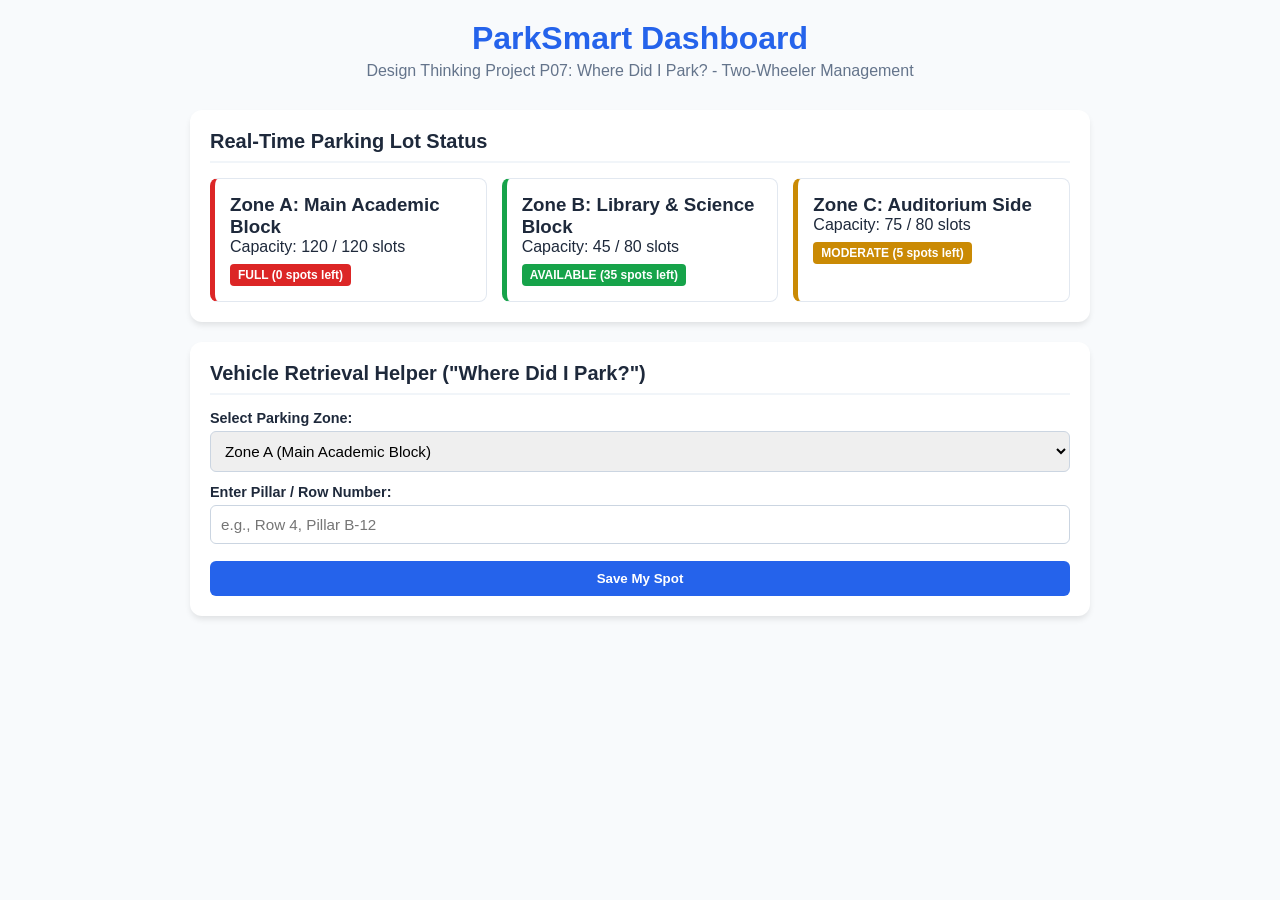
<file: index.html>
<!DOCTYPE html>
<html lang="en">
<head>
    <meta charset="UTF-8">
    <meta name="viewport" content="width=device-width, initial-scale=1.0">
    <title>where did i park</title>
</head>
<body>
    <!DOCTYPE html>
<html lang="en">
<head>
    <meta charset="UTF-8">
    <meta name="viewport" content="width=device-width, initial-scale=1.0">
    <title>ParkSmart - Where Did I Park?</title>
    <style>
        :root {
            --primary: #2563eb;
            --success: #16a34a;
            --danger: #dc2626;
            --warning: #ca8a04;
            --bg: #f8fafc;
            --card-bg: #ffffff;
            --text: #1e293b;
        }
        * {
            box-sizing: border-box;
            margin: 0;
            padding: 0;
            font-family: 'Segoe UI', Tahoma, Geneva, Verdana, sans-serif;
        }
        body {
            background-color: var(--bg);
            color: var(--text);
            padding: 20px;
        }
        header {
            text-align: center;
            margin-bottom: 30px;
        }
        header h1 {
            color: var(--primary);
            font-size: 2rem;
            margin-bottom: 5px;
        }
        header p {
            color: #64748b;
            font-size: 1rem;
        }
        .container {
            max-width: 900px;
            margin: 0 auto;
        }
        .card {
            background: var(--card-bg);
            border-radius: 12px;
            padding: 20px;
            box-shadow: 0 4px 6px -1px rgba(0,0,0,0.1);
            margin-bottom: 20px;
        }
        .card h2 {
            margin-bottom: 15px;
            font-size: 1.25rem;
            border-bottom: 2px solid #f1f5f9;
            padding-bottom: 8px;
        }
        .zones-grid {
            display: grid;
            grid-template-columns: repeat(auto-fit, minmax(250px, 1fr));
            gap: 15px;
        }
        .zone-card {
            border: 1px solid #e2e8f0;
            border-radius: 8px;
            padding: 15px;
            position: relative;
        }
        .zone-card.full {
            border-left: 5px solid var(--danger);
        }
        .zone-card.available {
            border-left: 5px solid var(--success);
        }
        .zone-card.moderate {
            border-left: 5px solid var(--warning);
        }
        .badge {
            display: inline-block;
            padding: 4px 8px;
            border-radius: 4px;
            font-size: 0.75rem;
            font-weight: bold;
            color: #fff;
            margin-top: 8px;
        }
        .badge.full { background-color: var(--danger); }
        .badge.available { background-color: var(--success); }
        .badge.moderate { background-color: var(--warning); }
        
        .form-group {
            margin-bottom: 12px;
        }
        label {
            display: block;
            font-size: 0.9rem;
            font-weight: 600;
            margin-bottom: 5px;
        }
        input, select {
            width: 100%;
            padding: 10px;
            border: 1px solid #cbd5e1;
            border-radius: 6px;
            font-size: 0.95rem;
        }
        button {
            background-color: var(--primary);
            color: white;
            border: none;
            padding: 10px 15px;
            border-radius: 6px;
            cursor: pointer;
            font-weight: 600;
            width: 100%;
            margin-top: 5px;
        }
        button:hover {
            background-color: #1d4ed8;
        }
        #saved-location {
            background: #eff6ff;
            border: 1px dashed var(--primary);
            padding: 12px;
            border-radius: 6px;
            margin-top: 10px;
            display: none;
        }
    </style>
</head>
<body>

    <div class="container">
        <header>
            <h1>ParkSmart Dashboard</h1>
            <p>Design Thinking Project P07: Where Did I Park? - Two-Wheeler Management</p>
        </header>

        <!-- Live Lot Status Section -->
        <div class="card">
            <h2>Real-Time Parking Lot Status</h2>
            <div class="zones-grid">
                <div class="zone-card full">
                    <h3>Zone A: Main Academic Block</h3>
                    <p>Capacity: 120 / 120 slots</p>
                    <span class="badge full">FULL (0 spots left)</span>
                </div>
                <div class="zone-card available">
                    <h3>Zone B: Library & Science Block</h3>
                    <p>Capacity: 45 / 80 slots</p>
                    <span class="badge available">AVAILABLE (35 spots left)</span>
                </div>
                <div class="zone-card moderate">
                    <h3>Zone C: Auditorium Side</h3>
                    <p>Capacity: 75 / 80 slots</p>
                    <span class="badge moderate">MODERATE (5 spots left)</span>
                </div>
            </div>
        </div>

        <!-- Vehicle Retrieval Helper Section -->
        <div class="card">
            <h2>Vehicle Retrieval Helper ("Where Did I Park?")</h2>
            <div class="form-group">
                <label for="lotSelect">Select Parking Zone:</label>
                <select id="lotSelect">
                    <option value="Zone A (Main Block)">Zone A (Main Academic Block)</option>
                    <option value="Zone B (Library Block)">Zone B (Library & Science Block)</option>
                    <option value="Zone C (Auditorium)">Zone C (Auditorium Side)</option>
                </select>
            </div>
            <div class="form-group">
                <label for="pillarTag">Enter Pillar / Row Number:</label>
                <input type="text" id="pillarTag" placeholder="e.g., Row 4, Pillar B-12">
            </div>
            <button onclick="saveParkingLocation()">Save My Spot</button>

            <div id="saved-location">
                <strong>Your Saved Vehicle Location:</strong>
                <p id="displayLocation" style="margin-top: 5px; color: #1e3a8a;"></p>
            </div>
        </div>
    </div>

    <script>
        function saveParkingLocation() {
            const lot = document.getElementById('lotSelect').value;
            const tag = document.getElementById('pillarTag').value;
            const displayBox = document.getElementById('saved-location');
            const displayText = document.getElementById('displayLocation');

            if(tag.trim() === "") {
                alert("Kripya pillar ya row number enter karein!");
                return;
            }

            displayText.innerText = `Parked at: ${lot} | Tag: ${tag}`;
            displayBox.style.display = "block";
        }
    </script>
</body>
</html>
</body>
</html>
</file>
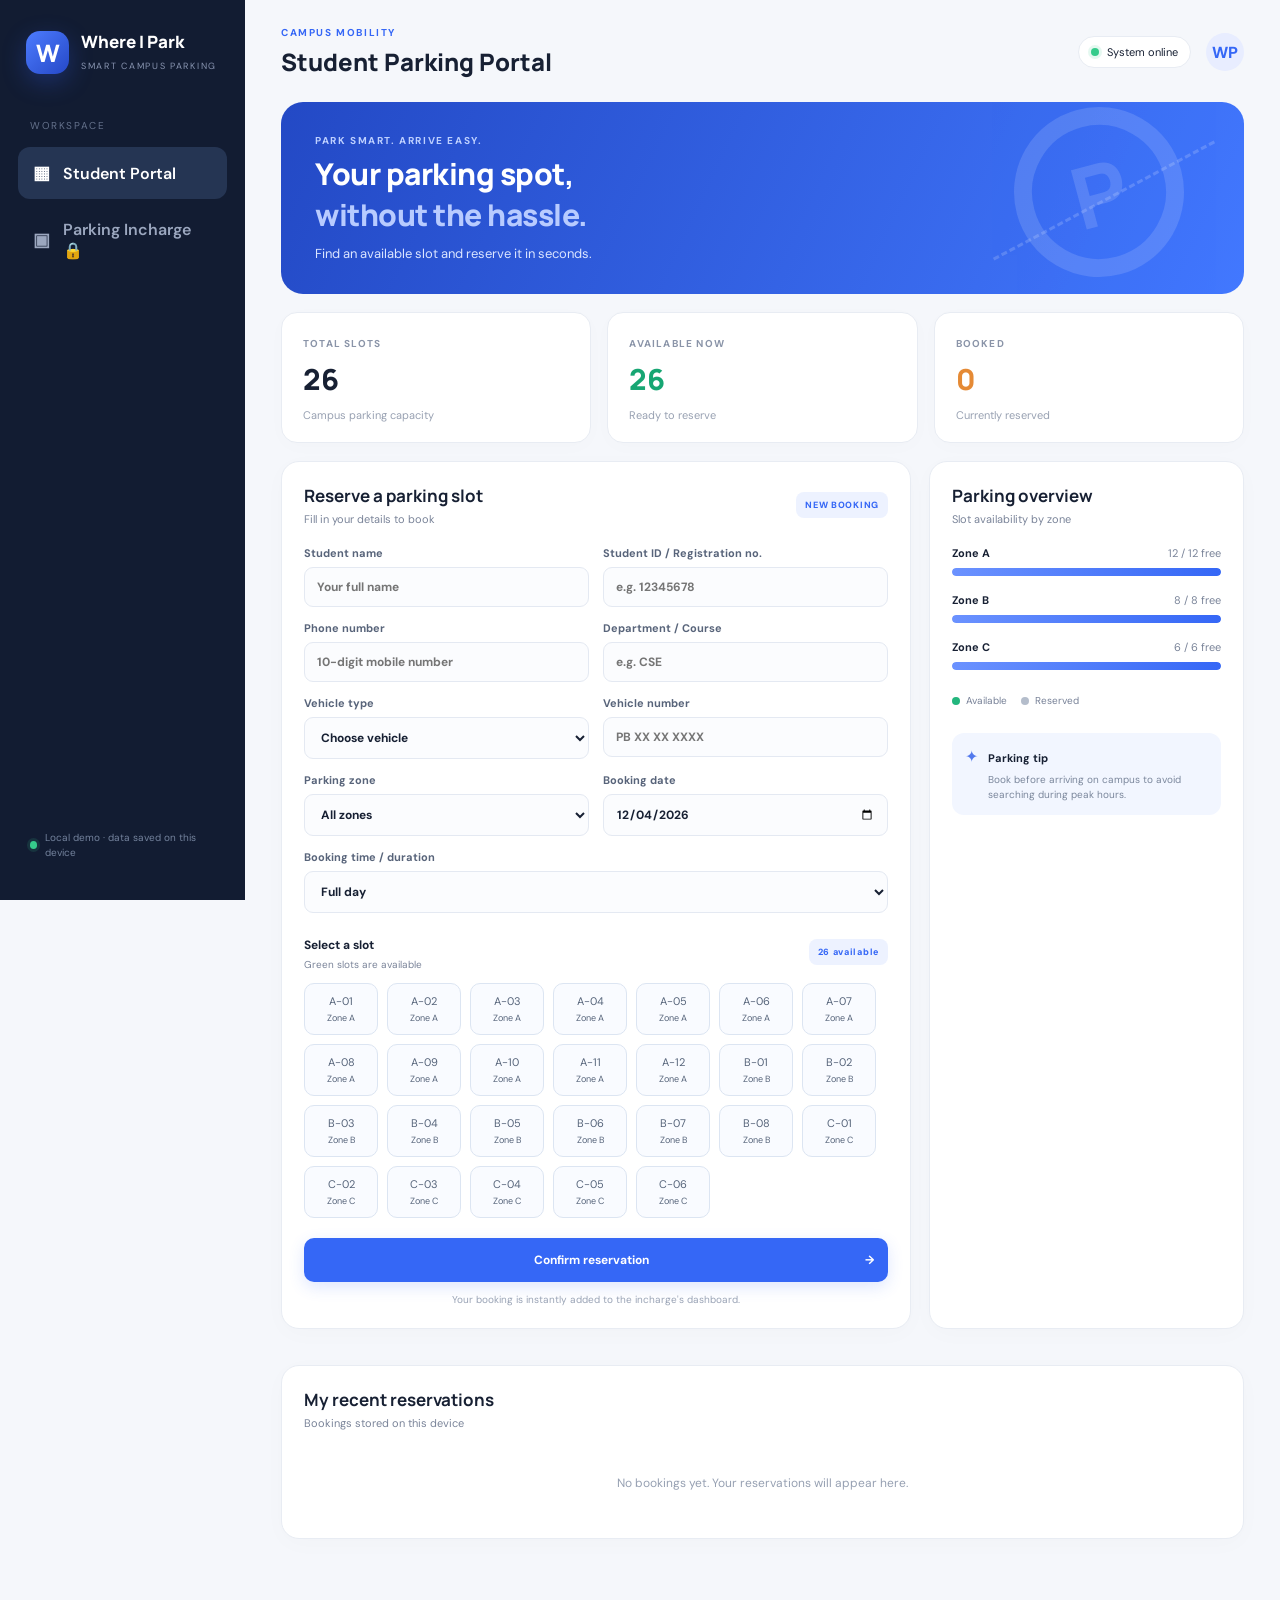
<file: designthinking/index.html>
<!DOCTYPE html>
<html lang="en"><head><meta charset="UTF-8"><meta name="viewport" content="width=device-width,initial-scale=1"><title>Where I Park | Smart Campus Parking</title><link rel="stylesheet" href="style.css"></head>
<body><div class="app-shell"><aside class="sidebar"><div class="brand"><div class="brand-icon">W</div><div><h1>Where I Park</h1><span>SMART CAMPUS PARKING</span></div></div><div class="nav-label">WORKSPACE</div><button class="nav active" data-view="student"><span>▦</span> Student Portal</button><button class="nav" data-view="admin"><span>▣</span> Parking Incharge 🔒</button><div class="sidebar-bottom"><div class="live-dot"></div><span>Local demo · data saved on this device</span></div></aside>
<main class="main"><header class="topbar"><div><div class="eyebrow">CAMPUS MOBILITY</div><h2 id="pageTitle">Student Parking Portal</h2></div><div class="top-right"><span class="pill"><span class="live-dot"></span> System online</span><div class="avatar">WP</div></div></header>
<section id="studentView" class="view"><div class="hero"><div><p class="eyebrow light">PARK SMART. ARRIVE EASY.</p><h2>Your parking spot,<br><em>without the hassle.</em></h2><p>Find an available slot and reserve it in seconds.</p></div><div class="hero-art"><div class="art-circle"><span> P </span></div><div class="art-line"></div></div></div>
<div class="stats-grid"><div class="stat"><span class="stat-label">TOTAL SLOTS</span><strong id="stTotal">—</strong><small>Campus parking capacity</small></div><div class="stat"><span class="stat-label">AVAILABLE NOW</span><strong id="stAvailable" class="green">—</strong><small>Ready to reserve</small></div><div class="stat"><span class="stat-label">BOOKED</span><strong id="stBooked" class="orange">—</strong><small>Currently reserved</small></div></div>
<div class="content-grid"><div class="panel booking-panel"><div class="panel-head"><div><h3>Reserve a parking slot</h3><p>Fill in your details to book</p></div><span class="badge">NEW BOOKING</span></div><form id="bookingForm"><div class="form-grid"><label>Student name<input id="studentName" placeholder="Your full name" required></label><label>Student ID / Registration no.<input id="studentId" placeholder="e.g. 12345678" required></label><label>Phone number<input id="phone" type="tel" placeholder="10-digit mobile number" pattern="[0-9]{10}" required></label><label>Department / Course<input id="department" placeholder="e.g. CSE" required></label><label>Vehicle type<select id="vehicleType" required><option value="">Choose vehicle</option><option>Two-wheeler</option><option>Four-wheeler</option><option>Electric vehicle</option></select></label><label>Vehicle number<input id="vehicleNumber" placeholder="PB XX XX XXXX" required></label><label>Parking zone<select id="zone"><option>All zones</option><option>Zone A</option><option>Zone B</option><option>Zone C</option></select></label><label>Booking date<input id="bookingDate" type="date" required></label><label class="full">Booking time / duration<select id="duration"><option>Full day</option><option>Morning (8 AM – 1 PM)</option><option>Afternoon (1 PM – 6 PM)</option><option>Evening (6 PM – 10 PM)</option></select></label></div><div class="slot-picker"><div class="slot-title"><div><strong>Select a slot</strong><small>Green slots are available</small></div><span id="slotCount" class="badge">0 available</span></div><div id="slots" class="slots"></div></div><button class="primary-btn" type="submit">Confirm reservation <span>→</span></button><div class="form-note">Your booking is instantly added to the incharge's dashboard.</div></form></div>
<div class="panel side-panel"><div class="panel-head"><div><h3>Parking overview</h3><p>Slot availability by zone</p></div></div><div id="zoneOverview"></div><div class="legend"><span><i class="legend-dot available"></i>Available</span><span><i class="legend-dot occupied"></i>Reserved</span></div><div class="tip"><span>✦</span><div><strong>Parking tip</strong><p>Book before arriving on campus to avoid searching during peak hours.</p></div></div></div></div>
<div class="panel history-panel"><div class="panel-head"><div><h3>My recent reservations</h3><p>Bookings stored on this device</p></div></div><div id="studentHistory"></div></div></section>
<section id="adminView" class="view hidden"><div id="adminLogin" class="admin-lock panel"><div class="lock-icon">🔐</div><h2>Incharge Access</h2><p>This dashboard is password protected.</p><form id="adminLoginForm"><label>Admin password<input id="adminPassword" type="password" placeholder="Enter password" required autocomplete="current-password"></label><button class="primary-btn" type="submit">Unlock dashboard →</button></form><small id="loginError" class="login-error"></small></div><div id="adminContent" class="hidden"><div class="admin-hero"><div><p class="eyebrow light">CONTROL CENTER</p><h2>Parking operations</h2><p>Manage campus parking, reservations and slot inventory.</p></div><div style="display:flex;gap:10px;flex-wrap:wrap"><button id="logoutAdminBtn" class="outline-btn">🔒 Lock dashboard</button><button id="addSlotBtn" class="outline-btn">＋ Add parking slot</button></div></div><div class="stats-grid admin-stats"><div class="stat"><span class="stat-label">TOTAL CAPACITY</span><strong id="adTotal">—</strong><small>All active parking slots</small></div><div class="stat"><span class="stat-label">AVAILABLE</span><strong id="adAvailable" class="green">—</strong><small>Slots open for reservation</small></div><div class="stat"><span class="stat-label">RESERVATIONS</span><strong id="adBooked" class="orange">—</strong><small>Active bookings</small></div><div class="stat"><span class="stat-label">STUDENTS</span><strong id="adStudents">—</strong><small>Unique student records</small></div></div>
<div class="panel"><div class="panel-head"><div><h3>Booking requests & records</h3><p>Live reservation ledger</p></div><div class="filter-row"><input id="searchBookings" placeholder="Search student, ID, slot…"><select id="statusFilter"><option value="all">All records</option><option value="active">Active</option><option value="cancelled">Cancelled</option></select></div></div><div id="bookingTable" class="table-wrap"></div></div>
<div class="panel slots-admin"><div class="panel-head"><div><h3>Manage parking slots</h3><p>Add, remove or activate slots</p></div></div><div id="slotTable" class="table-wrap"></div></div><div class="admin-footer"><button id="exportBtn" class="outline-btn">↓ Export records CSV</button><button id="resetBtn" class="danger-outline">Reset demo data</button></div></div></section>
</main></div><div id="toast" class="toast"></div><dialog id="slotDialog"><form method="dialog" id="slotForm"><div class="dialog-head"><h3>Add parking slot</h3><button class="close-btn" value="cancel">×</button></div><label>Slot name<input id="newSlotName" placeholder="e.g. A-12" required></label><label>Zone<select id="newSlotZone"><option>Zone A</option><option>Zone B</option><option>Zone C</option></select></label><label>Vehicle category<select id="newSlotType"><option>Two-wheeler</option><option>Four-wheeler</option><option>Any</option></select></label><button type="submit" class="primary-btn">Add slot</button></form></dialog><script src="app.js"></script></body></html>
</file>
<file: designthinking/style.css>
@import url('https://fonts.googleapis.com/css2?family=DM+Sans:wght@400;500;600;700&family=Manrope:wght@500;600;700;800&display=swap');
:root{--bg:#f5f7fb;--ink:#172033;--muted:#7a8499;--blue:#3567f6;--blue2:#214bd1;--green:#17a673;--orange:#e58a35;--line:#e8ecf3;--white:#fff;--nav:#121c32}*{box-sizing:border-box}body{margin:0;background:var(--bg);color:var(--ink);font-family:'DM Sans',sans-serif}button,input,select{font:inherit}.app-shell{display:flex;min-height:100vh}.sidebar{width:245px;background:var(--nav);color:#fff;padding:28px 18px;display:flex;flex-direction:column;position:fixed;inset:0 auto 0 0}.brand{display:flex;align-items:center;gap:12px;margin:2px 8px 45px}.brand-icon{height:43px;width:43px;border-radius:14px;background:linear-gradient(135deg,#4d7cff,#2548c7);display:grid;place-items:center;font:800 24px Manrope;color:white;box-shadow:0 8px 25px #3158d855}.brand h1{font:800 17px Manrope;margin:0}.brand span{font-size:9px;letter-spacing:1.7px;color:#8995b1}.nav-label{color:#64718b;font-size:10px;letter-spacing:1.6px;margin:0 12px 12px}.nav{border:0;background:transparent;color:#9ba7bf;padding:14px 15px;border-radius:12px;text-align:left;display:flex;gap:13px;align-items:center;margin:3px 0;cursor:pointer;font-weight:600}.nav span{font-size:18px}.nav.active,.nav:hover{background:#253553;color:white}.sidebar-bottom{margin-top:auto;display:flex;gap:8px;align-items:center;font-size:10px;color:#74839d;line-height:1.5;padding:12px}.live-dot{width:8px;height:8px;border-radius:50%;background:#35cb8b;display:inline-block;box-shadow:0 0 0 3px #35cb8b22}.main{margin-left:245px;width:calc(100% - 245px);padding:26px 36px 50px;max-width:1600px}.topbar{display:flex;justify-content:space-between;align-items:center;margin-bottom:24px}.eyebrow{font-size:10px;letter-spacing:1.6px;color:var(--blue);font-weight:700;margin:0 0 6px}.topbar h2{font:800 24px Manrope;margin:0}.top-right{display:flex;align-items:center;gap:15px}.pill{border:1px solid var(--line);background:#fff;border-radius:30px;padding:8px 12px;font-size:11px;display:flex;align-items:center;gap:8px}.avatar{background:#e8edff;color:var(--blue);font-weight:800;border-radius:50%;width:38px;height:38px;display:grid;place-items:center}.hero,.admin-hero{background:linear-gradient(115deg,#2349c5,#4278ff);border-radius:22px;padding:30px 34px;color:white;min-height:192px;display:flex;justify-content:space-between;align-items:center;overflow:hidden;position:relative}.hero h2,.admin-hero h2{font:800 30px Manrope;margin:6px 0 10px;letter-spacing:-.5px}.hero h2 em{font-style:normal;color:#b8cbff}.hero p:not(.eyebrow),.admin-hero p:not(.eyebrow){color:#dbe5ff;font-size:13px;margin:0}.eyebrow.light{color:#bed0ff}.hero-art{position:absolute;right:60px;top:5px;opacity:.85}.art-circle{width:170px;height:170px;border:18px solid #ffffff28;border-radius:50%;display:grid;place-items:center;transform:rotate(-15deg)}.art-circle span{font:800 85px Manrope;color:#ffffff2a}.art-line{position:absolute;top:92px;left:-35px;width:250px;border-top:3px dashed #ffffff33;transform:rotate(-28deg)}.stats-grid{display:grid;grid-template-columns:repeat(3,1fr);gap:16px;margin:18px 0}.stat{background:white;border:1px solid var(--line);border-radius:16px;padding:18px 21px;box-shadow:0 4px 20px #192a4604}.stat-label{font-size:10px;letter-spacing:1.2px;color:#8a94a8;font-weight:700}.stat strong{display:block;font:800 29px Manrope;margin:7px 0 4px}.stat small{font-size:11px;color:#98a1b2}.green{color:var(--green)}.orange{color:var(--orange)}.content-grid{display:grid;grid-template-columns:minmax(0,2fr) minmax(270px,1fr);gap:18px}.panel{background:white;border:1px solid var(--line);border-radius:18px;padding:22px;margin-bottom:18px;box-shadow:0 5px 24px #192a4605}.panel-head{display:flex;justify-content:space-between;align-items:center;margin-bottom:20px;gap:12px}.panel-head h3{font:700 17px Manrope;margin:0 0 5px}.panel-head p{font-size:11px;color:var(--muted);margin:0}.badge{background:#edf2ff;color:var(--blue);border-radius:8px;padding:7px 9px;font-size:9px;font-weight:800;letter-spacing:.7px;white-space:nowrap}.form-grid{display:grid;grid-template-columns:1fr 1fr;gap:14px}.form-grid label,.slotDialog label,dialog label{font-size:11px;color:#58647a;font-weight:700;display:flex;flex-direction:column;gap:7px}.form-grid input,.form-grid select,dialog input,dialog select,.filter-row input,.filter-row select{border:1px solid #e4e9f2;background:#fbfcfe;border-radius:9px;padding:11px 12px;outline:none;font-size:12px;color:var(--ink);width:100%}.form-grid input:focus,.form-grid select:focus,dialog input:focus,dialog select:focus{border-color:#7fa0ff;box-shadow:0 0 0 3px #3567f610}.form-grid .full{grid-column:1/-1}.slot-picker{margin:20px 0}.slot-title{display:flex;align-items:center;justify-content:space-between;margin-bottom:12px}.slot-title strong{font-size:12px}.slot-title small{display:block;color:var(--muted);font-size:10px;margin-top:4px}.slots{display:flex;flex-wrap:wrap;gap:9px}.slot-chip{border:1px solid #dce5f2;background:#f9fbff;color:#56647a;padding:10px 13px;border-radius:10px;font-size:11px;cursor:pointer;min-width:74px}.slot-chip:hover{border-color:var(--blue)}.slot-chip.selected{background:var(--blue);border-color:var(--blue);color:white;box-shadow:0 4px 12px #3567f62e}.slot-chip.booked{background:#f1f3f7;border-color:#e5e8ef;color:#aab2c1;cursor:not-allowed;text-decoration:line-through}.slot-chip small{display:block;font-size:9px;margin-top:4px}.primary-btn{width:100%;border:0;border-radius:10px;background:var(--blue);color:white;font-weight:700;font-size:12px;padding:14px;cursor:pointer;box-shadow:0 5px 16px #3567f62a}.primary-btn:hover{background:var(--blue2)}.primary-btn span{float:right}.form-note{text-align:center;color:#99a3b5;font-size:10px;margin-top:11px}.side-panel{min-height:400px}.zone-row{margin:17px 0}.zone-head{display:flex;justify-content:space-between;font-size:11px;margin-bottom:8px}.zone-head span:last-child{color:var(--muted)}.progress{height:8px;background:#eff2f7;border-radius:10px;overflow:hidden}.progress>i{height:100%;display:block;background:linear-gradient(90deg,#6b92ff,#3567f6);border-radius:10px}.legend{display:flex;gap:14px;margin:24px 0 5px;font-size:10px;color:#778197}.legend span{display:flex;align-items:center;gap:6px}.legend-dot{width:8px;height:8px;border-radius:50%;display:inline-block}.legend-dot.available{background:#23b67d}.legend-dot.occupied{background:#b4bdcb}.tip{background:#f2f6ff;border-radius:12px;padding:13px;display:flex;gap:10px;margin-top:26px}.tip>span{color:#5279ed}.tip strong{font-size:11px}.tip p{font-size:10px;line-height:1.5;color:#7b879c;margin:5px 0 0}.history-panel{margin-top:18px}.empty{padding:25px;text-align:center;color:#96a0b2;font-size:12px}.table-wrap{overflow-x:auto}.table{border-collapse:collapse;width:100%;font-size:11px;min-width:700px}.table th{text-align:left;color:#8994a8;font-size:9px;letter-spacing:.8px;padding:11px 12px;border-bottom:1px solid var(--line);white-space:nowrap}.table td{padding:13px 12px;border-bottom:1px solid #f0f2f6;color:#536077}.table td strong{color:#1b2740}.status{display:inline-block;padding:5px 8px;border-radius:20px;font-size:9px;font-weight:700}.status.active{background:#e8f8f1;color:#139667}.status.cancelled{background:#fff0ed;color:#d76c4d}.status.available{background:#e9f8f1;color:#149467}.status.inactive{background:#f1f3f7;color:#8892a4}.action-btn{border:1px solid #e4e8f0;background:white;color:#657188;border-radius:7px;padding:6px 9px;font-size:10px;cursor:pointer}.action-btn.cancel{color:#d35e4a;border-color:#f1d9d4}.admin-hero{min-height:150px;margin-bottom:18px}.admin-hero h2{font-size:27px}.outline-btn,.danger-outline{border:1px solid #dbe3f1;background:white;color:#3b5ec9;border-radius:10px;padding:11px 14px;font-weight:700;font-size:11px;cursor:pointer}.admin-hero .outline-btn{background:#ffffff15;border-color:#ffffff55;color:white}.admin-stats{grid-template-columns:repeat(4,1fr)}.filter-row{display:flex;gap:8px}.filter-row input{min-width:190px}.admin-footer{display:flex;justify-content:space-between}.danger-outline{color:#cc5c4d;border-color:#f0d4d0}.hidden{display:none!important}.toast{position:fixed;bottom:25px;right:28px;background:#17233a;color:white;padding:14px 20px;border-radius:12px;font-size:12px;box-shadow:0 10px 30px #0002;opacity:0;transform:translateY(10px);transition:.25s;pointer-events:none;z-index:20}.toast.show{opacity:1;transform:translateY(0)}dialog{border:0;border-radius:16px;padding:25px;width:min(400px,92vw);box-shadow:0 20px 80px #15213a40}dialog::backdrop{background:#14213a66}dialog form{display:flex;flex-direction:column;gap:16px}.dialog-head{display:flex;justify-content:space-between;align-items:center}.dialog-head h3{font:700 17px Manrope;margin:0}.close-btn{border:0;background:#f1f3f8;border-radius:50%;width:30px;height:30px;font-size:20px;cursor:pointer}.admin-footer button{margin-top:4px}
@media(max-width:1100px){.main{padding:24px}.content-grid{grid-template-columns:1fr}.admin-stats{grid-template-columns:repeat(2,1fr)}}@media(max-width:760px){.sidebar{width:72px;padding:18px 10px}.brand{margin:0 0 30px;justify-content:center}.brand-icon{width:44px}.brand h1,.brand span,.nav-label,.nav:not(.active),.nav.active{font-size:0}.nav{justify-content:center;padding:14px 8px}.nav span{font-size:20px}.sidebar-bottom{padding:4px;justify-content:center;font-size:0}.main{margin-left:72px;width:calc(100% - 72px);padding:18px 14px}.topbar h2{font-size:19px}.pill{display:none}.hero,.admin-hero{padding:23px;min-height:165px}.hero h2{font-size:24px}.hero-art{right:-20px;opacity:.45}.stats-grid{gap:10px}.stat{padding:14px}.stat strong{font-size:23px}.stat small{font-size:9px}.content-grid{display:block}.panel{padding:17px}.form-grid{grid-template-columns:1fr}.form-grid .full{grid-column:auto}.panel-head{align-items:flex-start;flex-wrap:wrap}.admin-hero{display:block}.admin-hero .outline-btn{margin-top:18px}.admin-stats{grid-template-columns:1fr 1fr}.filter-row{width:100%}.filter-row input{min-width:0;flex:1}.admin-footer{gap:10px}.admin-footer button{flex:1}}

/* Admin password gate */
.admin-lock{max-width:460px;margin:60px auto;padding:34px;text-align:center}.lock-icon{font-size:42px;margin-bottom:12px}.admin-lock h2{margin:8px 0}.admin-lock p{color:var(--muted);margin-bottom:24px}.admin-lock form{text-align:left}.admin-lock label{display:block;margin-bottom:16px}.admin-lock input{display:block;width:100%;margin-top:8px;padding:13px;border:1px solid var(--border);border-radius:10px;background:var(--surface);color:var(--text)}.login-error{display:block;color:#d9534f;margin-top:12px}.hidden{display:none!important}
</file>
